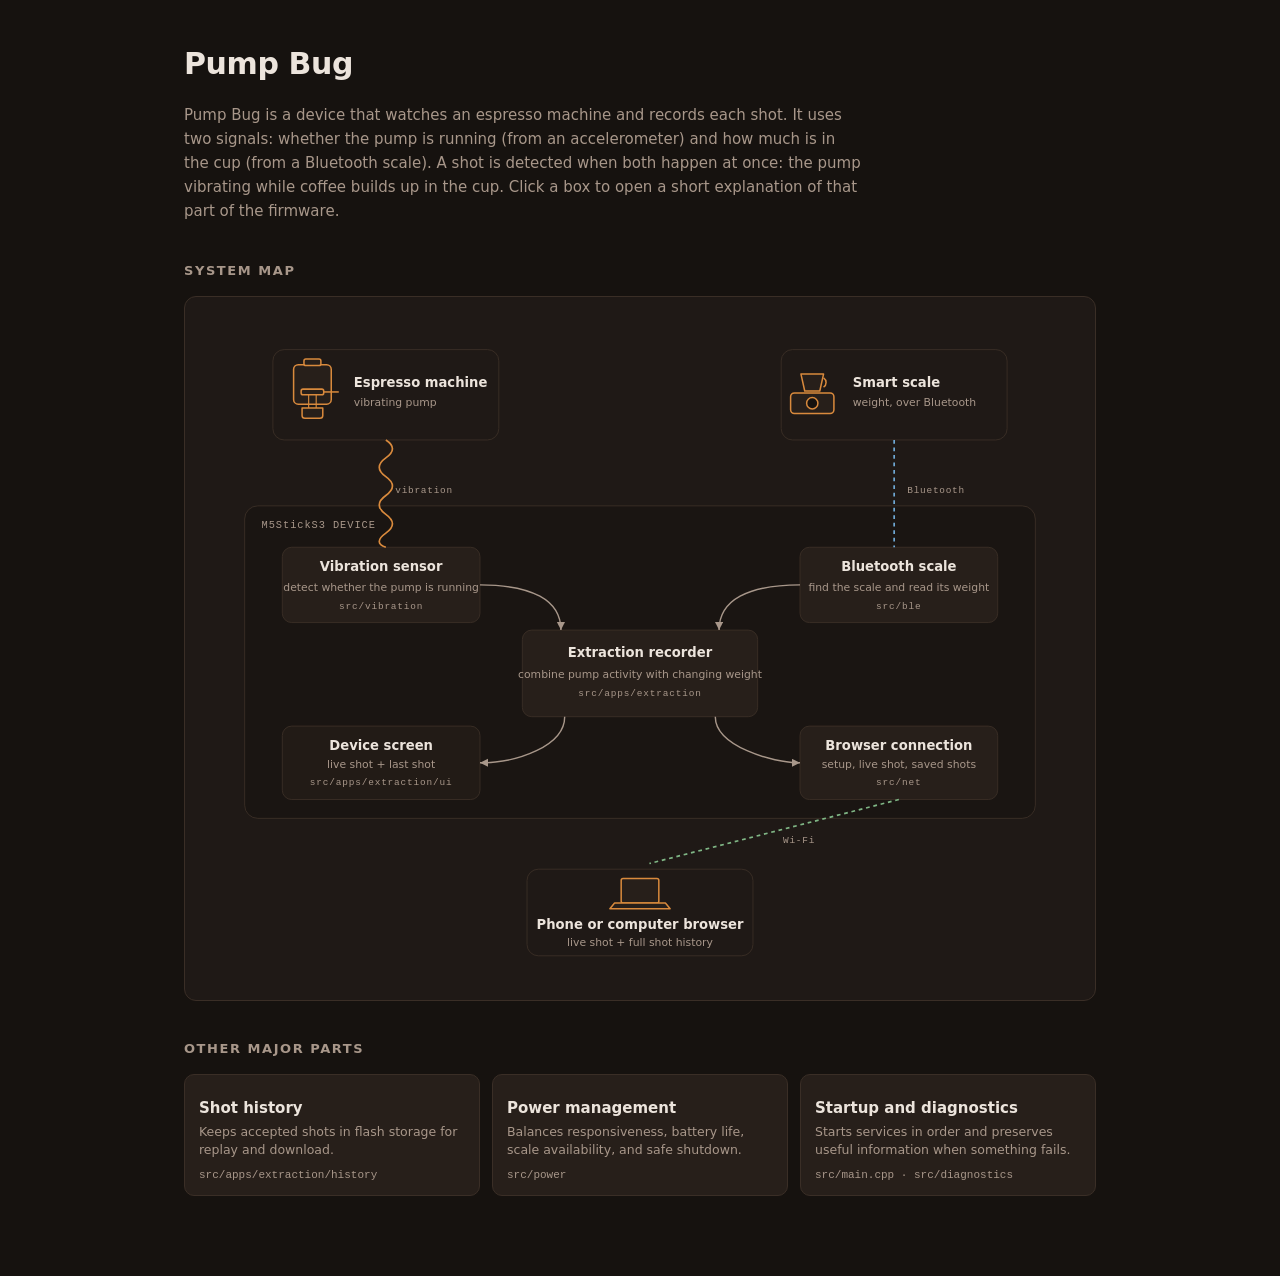
<file: docs/overview.html>
<!DOCTYPE html>
<!-- SPDX-FileCopyrightText: 2026 ludable -->
<!-- SPDX-License-Identifier: AGPL-3.0-only -->

<html lang="en">
<head>
<meta charset="utf-8">
<meta name="viewport" content="width=device-width, initial-scale=1">
<title>Pump Bug firmware overview</title>
<style>
  :root{
    color-scheme:dark;
    --bg:#16120f; --panel:#1f1916; --panel2:#271f1a; --ink:#ece4dc;
    --muted:#a8978a; --line:#3a2e26; --accent:#d98a3d; --accent2:#7fb685;
    --blue:#6fa8d4; --warn:#d97c6a; --focus:#f0b36f;
    --mono:ui-monospace,SFMono-Regular,Menlo,Consolas,monospace;
  }
  *{box-sizing:border-box}
  body{margin:0;background:var(--bg);color:var(--ink);
    font:15px/1.6 system-ui,-apple-system,Segoe UI,Roboto,sans-serif}
  .wrap{max-width:960px;margin:0 auto;padding:40px 24px 80px}
  h1{font-size:30px;margin:0 0 6px;letter-spacing:-.4px}
  .sub{color:var(--muted);margin:0 0 32px;font-size:16px}
  h2{font-size:13px;text-transform:uppercase;letter-spacing:.12em;
    color:var(--muted);margin:38px 0 14px;font-weight:600}
  a{color:var(--accent)}
  .pipe{background:var(--panel);border:1px solid var(--line);border-radius:12px;
    padding:22px;margin-bottom:10px}
  .row{display:flex;align-items:stretch;gap:10px;flex-wrap:wrap}
  .node{flex:1;min-width:150px;background:var(--panel2);border:1px solid var(--line);
    border-radius:10px;padding:14px 14px 12px;text-decoration:none;color:inherit;
    display:block;transition:transform .12s,border-color .12s}
  .node.link:hover{transform:translateY(-2px);border-color:var(--accent)}
  .node .k{font:11px/1 var(--mono);color:var(--muted);text-transform:uppercase;
    letter-spacing:.1em}
  .node .t{font-weight:600;margin:7px 0 3px;font-size:15px}
  .node .d{color:var(--muted);font-size:12.5px;line-height:1.45}
  .node .src{font:11px/1.35 var(--mono);color:var(--muted);margin-top:9px;word-break:break-all}
  .node.link:hover .t{color:var(--accent)}
  .node .tag{display:inline-block;margin-top:9px;font:10px/1 var(--mono);
    padding:3px 7px;border-radius:5px;background:#2c221c;color:var(--accent2);
    border:1px solid var(--line)}
  .node .tag.soon{color:var(--muted)}
  .arrow{align-self:center;color:var(--muted);font-size:20px}
  .legend{display:flex;gap:18px;flex-wrap:wrap;color:var(--muted);font-size:12.5px;
    margin-top:6px}
  .dot{display:inline-block;width:9px;height:9px;border-radius:50%;margin-right:6px;
    vertical-align:middle}
  .grid{display:grid;grid-template-columns:repeat(auto-fill,minmax(220px,1fr));gap:12px}
  code{font:12.5px var(--mono);background:#2c221c;padding:1px 5px;border-radius:4px}
  .map{width:100%;height:auto;display:block;margin:8px 0 2px}
  .map text{font-family:system-ui,-apple-system,Segoe UI,Roboto,sans-serif}
  .map .mono{font-family:var(--mono)}
  .map .k2{fill:var(--muted);font-size:10px;letter-spacing:.09em}
  .map .t2{fill:var(--ink);font-size:14px;font-weight:600}
  .map .d2{fill:var(--muted);font-size:11.5px}
  .map .ttl{fill:var(--muted);font-size:11px;letter-spacing:.09em}
  .map .flbl{fill:var(--muted);font-size:10px;letter-spacing:.08em}
  .gnode{cursor:pointer}
  .gnode rect.box{transition:stroke .12s}
  .gnode:hover rect.box{stroke:var(--accent)}
  .gnode:hover .gt{fill:var(--accent)}
  a[data-module]:focus-visible{outline:none}
  a[data-module]:focus-visible rect.box{stroke:var(--focus);stroke-width:2.5px}
  .node:focus-visible{outline:3px solid var(--focus);outline-offset:3px}
  .vibration-coupling{animation:vibrate .45s ease-in-out infinite}
  .wireless-link{animation:wireless 1s linear infinite}
  @keyframes vibrate{
    0%,100%{transform:translateX(0)}
    33%{transform:translateX(1.6px)}
    66%{transform:translateX(-1.6px)}
  }
  @keyframes wireless{to{stroke-dashoffset:-16}}
  .mobile-flow{display:none}
  dialog{width:min(620px,calc(100% - 32px));padding:0;background:var(--panel);
    color:var(--ink);border:1px solid var(--line);border-radius:12px;
    box-shadow:0 20px 70px #000a}
  dialog::backdrop{background:#0009}
  .dialog-head{display:flex;align-items:center;justify-content:space-between;
    gap:18px;padding:18px 20px;border-bottom:1px solid var(--line)}
  .dialog-head h2{margin:0;color:var(--ink);font-size:18px;text-transform:none;
    letter-spacing:0}
  .close{border:1px solid var(--line);border-radius:7px;background:var(--panel2);
    color:var(--ink);padding:7px 10px;cursor:pointer}
  .dialog-body{padding:4px 20px 22px}
  .dialog-body p{color:var(--muted)}
  dl{display:grid;grid-template-columns:92px 1fr;gap:9px 14px;margin:20px 0 0}
  dt{font-weight:600;color:var(--ink)}
  dd{margin:0;color:var(--muted)}
  .more-modules{margin-top:12px}
  @media (max-width:680px){
    .wrap{padding:28px 16px 56px}
    h1{font-size:27px}
    .pipe{padding:14px}
    .map{display:none}
    .mobile-flow{display:grid;gap:9px}
    .mobile-flow .node{min-width:0}
    .mobile-arrow{text-align:center;color:var(--muted);line-height:1}
    dl{grid-template-columns:1fr;gap:3px}
    dd{margin-bottom:10px}
  }
  @media (prefers-reduced-motion:reduce){
    .vibration-coupling,.wireless-link{animation:none}
  }
</style>
</head>
<body>
<div class="wrap">
  <h1>Pump Bug</h1>

  <p style="color:var(--muted);max-width:680px">
    Pump Bug is a device that watches an espresso machine and records each shot.
    It uses two signals: whether the pump is running (from an accelerometer) and how
    much is in the cup (from a Bluetooth scale). A shot is detected when both happen
    at once: the pump vibrating while coffee builds up in the cup. Click a box to
    open a short explanation of that part of the firmware.
  </p>

  <h2>System map</h2>
  <div class="pipe">
    <svg class="map" viewBox="0 0 920 690" role="img"
         aria-label="The espresso machine and scale feed the device; the device feeds the screen and a browser.">
      <defs>
        <marker id="amut" markerWidth="9" markerHeight="9" refX="6" refY="3" orient="auto">
          <path d="M0,0 L6,3 L0,6 Z" fill="#a8978a"/></marker>
      </defs>

      <!-- ===== external: espresso machine + scale ===== -->
      <rect x="70" y="24" width="240" height="96" rx="12" fill="#1f1916" stroke="#3a2e26"/>
      <g stroke="#d98a3d" stroke-width="1.6" fill="#271f1a" stroke-linejoin="round">
        <rect x="92" y="40" width="40" height="42" rx="5"/>
        <rect x="103" y="34" width="18" height="7" rx="2"/>
        <rect x="100" y="66" width="24" height="6" rx="2"/>
        <line x1="124" y1="69" x2="140" y2="69"/>
        <line x1="108" y1="72" x2="108" y2="86" stroke-width="1.2"/>
        <line x1="116" y1="72" x2="116" y2="86" stroke-width="1.2"/>
        <path d="M101,86 h22 v8 a3,3 0 0 1 -3,3 h-16 a3,3 0 0 1 -3,-3 Z"/>
      </g>
      <text class="t2" x="156" y="64">Espresso machine</text>
      <text class="d2" x="156" y="84">vibrating pump</text>

      <rect x="610" y="24" width="240" height="96" rx="12" fill="#1f1916" stroke="#3a2e26"/>
      <g stroke="#d98a3d" stroke-width="1.6" fill="#271f1a" stroke-linejoin="round">
        <path d="M631,50 h24 l-4,18 h-16 Z"/>
        <path d="M655,54 a6,6 0 0 1 0,10" fill="none"/>
        <rect x="620" y="70" width="46" height="22" rx="4"/>
        <circle cx="643" cy="81" r="6" fill="#16120f"/>
      </g>
      <text class="t2" x="686" y="64">Smart scale</text>
      <text class="d2" x="686" y="84">weight, over Bluetooth</text>

      <!-- ===== the device ===== -->
      <rect x="40" y="190" width="840" height="332" rx="14" fill="#1a1512" stroke="#3a2e26"/>
      <text class="ttl mono" x="58" y="214">M5StickS3 DEVICE</text>

      <!-- input #1: vibration sensor -->
      <a href="../src/vibration/VibrationSensor.cpp" data-module="vibration"><g class="gnode">
        <rect class="box" x="80" y="234" width="210" height="80" rx="10" fill="#271f1a" stroke="#3a2e26"/>
        <text class="t2 gt" text-anchor="middle" x="185" y="259">Vibration sensor</text>
        <text class="d2" text-anchor="middle" x="185" y="281">detect whether the pump is running</text>
        <text class="k2 mono" text-anchor="middle" x="185" y="300">src/vibration</text>
      </g></a>

      <!-- input #2: BLE scale module -->
      <a href="../src/ble/BleScaleService.cpp" data-module="scale"><g class="gnode">
        <rect class="box" x="630" y="234" width="210" height="80" rx="10" fill="#271f1a" stroke="#3a2e26"/>
        <text class="t2 gt" text-anchor="middle" x="735" y="259">Bluetooth scale</text>
        <text class="d2" text-anchor="middle" x="735" y="281">find the scale and read its weight</text>
        <text class="k2 mono" text-anchor="middle" x="735" y="300">src/ble</text>
      </g></a>

      <!-- core: extraction recorder -->
      <a href="../src/apps/extraction/ExtractionRecorder.h" data-module="extraction"><g class="gnode">
        <rect class="box" x="335" y="322" width="250" height="92" rx="10" fill="#271f1a" stroke="#3a2e26"/>
        <text class="t2 gt" text-anchor="middle" x="460" y="351">Extraction recorder</text>
        <text class="d2" text-anchor="middle" x="460" y="373">combine pump activity with changing weight</text>
        <text class="k2 mono" text-anchor="middle" x="460" y="392">src/apps/extraction</text>
      </g></a>

      <!-- output: device screen -->
      <a href="../src/apps/extraction/ui/ExtractionScreen.cpp" data-module="device-ui"><g class="gnode">
        <rect class="box" x="80" y="424" width="210" height="78" rx="10" fill="#221b16" stroke="#3a2e26"/>
        <text class="t2 gt" text-anchor="middle" x="185" y="449">Device screen</text>
        <text class="d2" text-anchor="middle" x="185" y="469">live shot + last shot</text>
        <text class="k2 mono" text-anchor="middle" x="185" y="487">src/apps/extraction/ui</text>
      </g></a>

      <!-- output: web layer -->
      <a href="../src/net/HttpServer.cpp" data-module="web"><g class="gnode">
        <rect class="box" x="630" y="424" width="210" height="78" rx="10" fill="#271f1a" stroke="#3a2e26"/>
        <text class="t2 gt" text-anchor="middle" x="735" y="449">Browser connection</text>
        <text class="d2" text-anchor="middle" x="735" y="469">setup, live shot, saved shots</text>
        <text class="k2 mono" text-anchor="middle" x="735" y="487">src/net</text>
      </g></a>

      <!-- internal data flow (curved, bowing clear of the box edges) -->
      <path d="M290,274 C345,274 376,290 376,322" fill="none" stroke="#a8978a" stroke-width="1.5" marker-end="url(#amut)"/>
      <path d="M630,274 C575,274 544,290 544,322" fill="none" stroke="#a8978a" stroke-width="1.5" marker-end="url(#amut)"/>
      <path d="M380,414 C380,445 330,463 290,463" fill="none" stroke="#a8978a" stroke-width="1.5" marker-end="url(#amut)"/>
      <path d="M540,414 C540,445 600,463 630,463" fill="none" stroke="#a8978a" stroke-width="1.5" marker-end="url(#amut)"/>

      <!-- ===== external connectors (drawn on top so each reaches its module) ===== -->
      <!-- vibration coupling: machine → vibration sensor -->
      <path class="vibration-coupling" d="M190,120 Q204,129 190,139 Q176,149 190,159 Q204,169 190,179
               Q176,189 190,199 Q204,209 190,219 Q176,229 190,234"
            fill="none" stroke="#d98a3d" stroke-width="1.8"/>
      <text class="flbl mono" x="200" y="176">vibration</text>

      <!-- BLE link: scale → BLE scale module -->
      <line class="wireless-link" x1="730" y1="120" x2="730" y2="234"
            stroke="#6fa8d4" stroke-width="1.8" stroke-dasharray="4 4"/>
      <text class="flbl mono" x="744" y="176">Bluetooth</text>

      <!-- Wi-Fi: web layer → browser -->
      <line class="wireless-link" x1="735" y1="502" x2="470" y2="570"
            stroke="#7fb685" stroke-width="1.8" stroke-dasharray="4 4"/>
      <text class="flbl mono" x="612" y="548">Wi-Fi</text>

      <!-- ===== external: browser ===== -->
      <rect x="340" y="576" width="240" height="92" rx="12" fill="#1f1916" stroke="#3a2e26"/>
      <g stroke="#d98a3d" stroke-width="1.6" fill="#271f1a" stroke-linejoin="round">
        <rect x="440" y="586" width="40" height="26" rx="2"/>
        <path d="M433,612 h54 l5,6 h-64 Z"/>
      </g>
      <text class="t2" text-anchor="middle" x="460" y="640">Phone or computer browser</text>
      <text class="d2" text-anchor="middle" x="460" y="658">live shot + full shot history</text>
    </svg>

    <div class="mobile-flow" aria-label="How Pump Bug records a shot">
      <a class="node link" href="../src/vibration/VibrationSensor.cpp" data-module="vibration">
        <div class="t">Vibration sensor</div>
        <div class="d">The accelerometer detects whether the pump is running.</div>
      </a>
      <div class="mobile-arrow">and</div>
      <a class="node link" href="../src/ble/BleScaleService.cpp" data-module="scale">
        <div class="t">Bluetooth scale</div>
        <div class="d">The scale reports how much weight is entering the cup.</div>
      </a>
      <div class="mobile-arrow">become</div>
      <a class="node link" href="../src/apps/extraction/ExtractionRecorder.h" data-module="extraction">
        <div class="t">A recorded extraction</div>
        <div class="d">The recorder combines both signals and decides whether to save the result.</div>
      </a>
      <div class="mobile-arrow">shown on</div>
      <a class="node link" href="../src/apps/extraction/ui/ExtractionScreen.cpp" data-module="device-ui">
        <div class="t">The device screen</div>
        <div class="d">Live weight, yield, flow, and the target alert.</div>
      </a>
      <a class="node link" href="../src/net/HttpServer.cpp" data-module="web">
        <div class="t">A phone or computer</div>
        <div class="d">Setup, a larger live view, and saved shots.</div>
      </a>
    </div>
  </div>

  <h2>Other major parts</h2>
  <div class="grid more-modules">
    <a class="node link" href="../src/apps/extraction/history/ShotStore.cpp" data-module="storage">
      <div class="t">Shot history</div>
      <div class="d">Keeps accepted shots in flash storage for replay and download.</div>
      <div class="src">src/apps/extraction/history</div>
    </a>
    <a class="node link" href="../src/power/PowerManager.cpp" data-module="power">
      <div class="t">Power management</div>
      <div class="d">Balances responsiveness, battery life, scale availability, and safe shutdown.</div>
      <div class="src">src/power</div>
    </a>
    <a class="node link" href="../src/main.cpp" data-module="runtime">
      <div class="t">Startup and diagnostics</div>
      <div class="d">Starts services in order and preserves useful information when something fails.</div>
      <div class="src">src/main.cpp · src/diagnostics</div>
    </a>
  </div>

</div>

<dialog id="module-dialog" aria-labelledby="dialog-title">
  <div class="dialog-head">
    <h2 id="dialog-title"></h2>
    <button class="close" type="button" aria-label="Close explanation">Close</button>
  </div>
  <div class="dialog-body">
    <p id="dialog-summary"></p>
    <dl>
      <dt>Uses</dt><dd id="dialog-in"></dd>
      <dt>Provides</dt><dd id="dialog-out"></dd>
      <dt>Read the code</dt><dd id="dialog-files"></dd>
    </dl>
  </div>
</dialog>

<script>
const modules = {
  vibration: {
    title: "Vibration sensor",
    summary: "The device uses its built-in accelerometer to detect vibrations produced by the pump. The firmware removes slow movement and looks for a steady rhythm in the pump's frequency range. This indicates when the pump appears to be running; it does not identify an extraction by itself.",
    input: "Movement measured by the built-in accelerometer.",
    output: "A stable pump-running or pump-stopped signal.",
    files: ["../src/vibration/VibrationSensor.cpp", "../src/vibration/VibrationWindowTrigger.h"]
  },
  scale: {
    title: "Bluetooth scale",
    summary: "The scale service finds a supported scale, connects to it, decodes its messages, and forwards the data to the extraction recorder.",
    input: "Bluetooth messages from the scale.",
    output: "Connection state, weight, scale timer, and battery level.",
    files: ["../src/ble/BleScaleService.cpp", "../src/ble/"]
  },
  extraction: {
    title: "Extraction recording",
    summary: "The recorder starts collecting scale readings when the pump runs. After the pump stops, it waits for the weight to settle because coffee may still be flowing into the cup. The controller saves the result only when the weight change and duration look like a real extraction.",
    input: "Pump activity and scale readings.",
    output: "Live yield and flow, the target alert, and a completed extraction record.",
    files: ["../src/apps/extraction/ExtractionRecorder.h", "../src/apps/extraction/ExtractionController.cpp"]
  },
  "device-ui": {
    title: "Device screen",
    summary: "The small display shows the live extraction, the target alert, recent shots, setup, and device status. Its controls are designed around the two physical buttons and the screen's current orientation.",
    input: "Button presses, scale status, and extraction status.",
    output: "The display and commands such as changing a target or starting setup.",
    files: ["../src/apps/extraction/ui/ExtractionScreen.cpp", "../src/MainNavigation.h"]
  },
  web: {
    title: "Browser connection",
    summary: "The device serves its own web interface over Wi-Fi. After pairing, a phone or computer can configure the device, follow an extraction live, and review or download saved shots.",
    input: "Browser requests and current device data.",
    output: "Setup pages, a live chart, saved-shot history, and diagnostic views.",
    files: ["../src/net/HttpServer.cpp", "../web-src/app/extraction/app.js"]
  },
  storage: {
    title: "Shot history",
    summary: "Accepted shots are stored in a compact format in the device's flash memory. When history reaches its limit, the oldest records are removed only after a newer record has been saved successfully.",
    input: "A completed extraction that passed the shot checks.",
    output: "Records that can be replayed on the device or sent to a browser.",
    files: ["../src/apps/extraction/history/ShotStore.cpp", "../src/apps/extraction/ExtractionWire.h"]
  },
  power: {
    title: "Power management",
    summary: "The power manager keeps the device responsive while it is being used and reduces power after inactivity. It dims the display, slows background work, keeps Bluetooth ready for a scale, and switches off safely on battery power.",
    input: "User activity, current work, battery level, external power, and scale use.",
    output: "Display and processor settings, hardware power decisions, shutdown, and motion wake.",
    files: ["../src/power/PowerManager.cpp", "../src/power/PowerSavingPolicy.h", "../README.md#managing-power"]
  },
  runtime: {
    title: "Startup and diagnostics",
    summary: "The main program starts storage, networking, the scale, the user interface, and the extraction controller in the order they require. Diagnostic screens and event logs retain useful clues about resets, crashes, and service failures.",
    input: "Startup state and reports from the running services.",
    output: "A fully connected application and information for diagnosing failures.",
    files: ["../src/main.cpp", "../src/diagnostics/DiagnosticsModule.h"]
  }
};

const dialog = document.querySelector("#module-dialog");
const title = document.querySelector("#dialog-title");
const summary = document.querySelector("#dialog-summary");
const input = document.querySelector("#dialog-in");
const output = document.querySelector("#dialog-out");
const files = document.querySelector("#dialog-files");

function sourceLinks(paths) {
  return paths.map(path => {
    const link = document.createElement("a");
    link.href = path;
    link.textContent = path.replace("../", "");
    return link;
  });
}

document.querySelectorAll("[data-module]").forEach(link => {
  link.addEventListener("click", event => {
    if (event.metaKey || event.ctrlKey || event.shiftKey || event.altKey ||
        event.button !== 0) return;
    event.preventDefault();
    const module = modules[link.dataset.module];
    title.textContent = module.title;
    summary.textContent = module.summary;
    input.textContent = module.input;
    output.textContent = module.output;
    files.replaceChildren();
    sourceLinks(module.files).forEach((link, index) => {
      if (index) files.append(document.createElement("br"));
      files.append(link);
    });
    dialog.showModal();
  });
});

dialog.querySelector(".close").addEventListener("click", () => dialog.close());
dialog.addEventListener("click", event => {
  if (event.target === dialog) dialog.close();
});
</script>
</body>
</html>
</file>
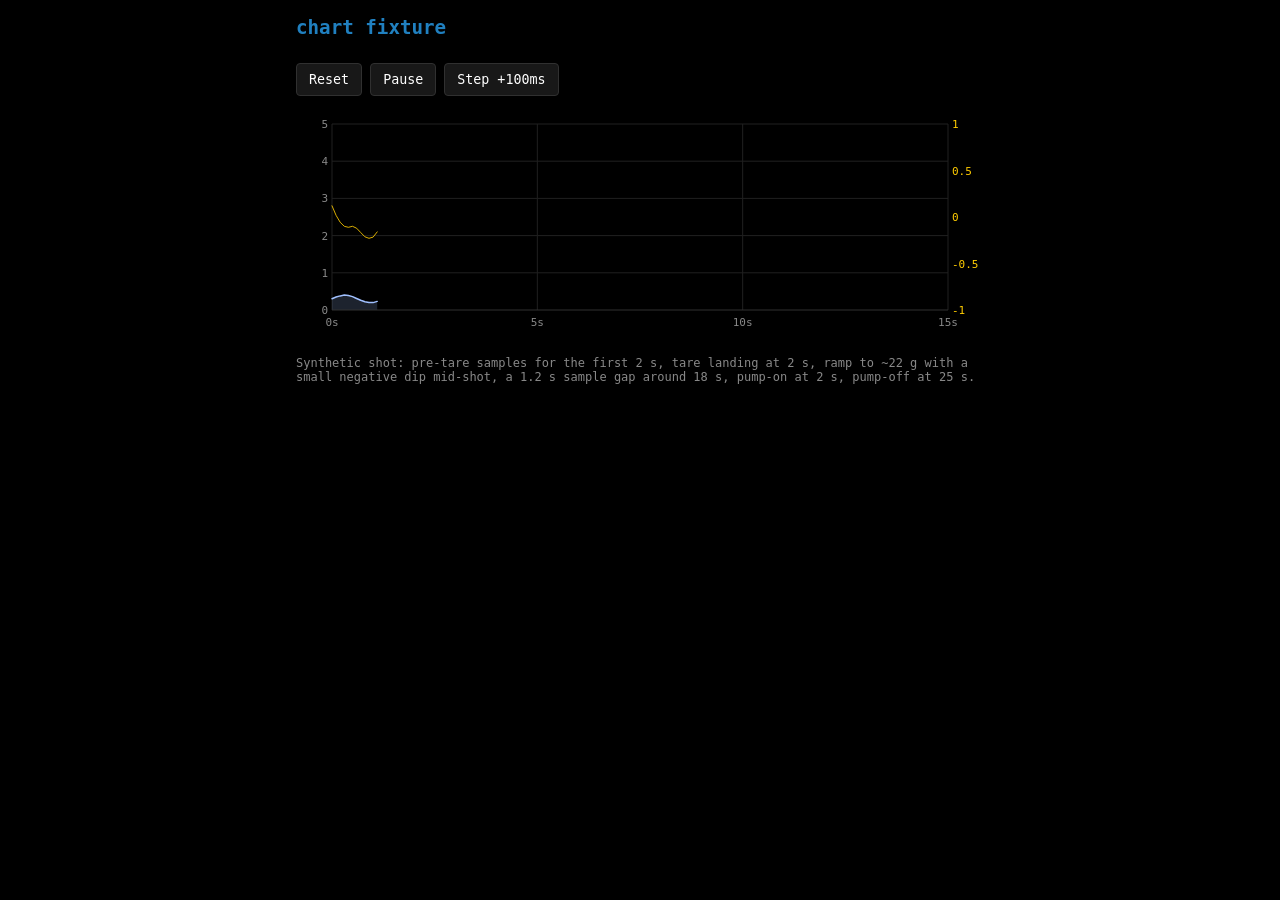
<file: web-src/app/extraction/fixture.html>
<!doctype html>
<!-- SPDX-FileCopyrightText: 2026 ludable -->
<!-- SPDX-License-Identifier: AGPL-3.0-only -->

<html lang="en">
  <head>
    <meta charset="utf-8" />
    <meta name="viewport" content="width=device-width, initial-scale=1" />
    <title>chart fixture</title>
    <link rel="stylesheet" href="./styles.css">
    <style>
      body { padding: 16px; max-width: 720px; }
      .controls { display: flex; gap: 8px; margin: 16px 0; }
      .controls button {
        background: var(--surface); color: var(--fg);
        border: 1px solid var(--border); border-radius: 4px;
        font-family: inherit; padding: 8px 12px; cursor: pointer;
      }
      .controls button:hover { border-color: var(--accent); }
      .note { color: var(--dim); font-size: 0.75rem; margin-top: 16px; }
    </style>
  </head>
  <body>
    <h1>chart fixture</h1>
    <div class="controls">
      <button id="reset">Reset</button>
      <button id="pause">Pause</button>
      <button id="step">Step +100ms</button>
    </div>
    <main id="host"></main>
    <p class="note">
      Synthetic shot: pre-tare samples for the first 2 s, tare landing at 2 s,
      ramp to ~22 g with a small negative dip mid-shot, a 1.2 s sample gap
      around 18 s, pump-on at 2 s, pump-off at 25 s.
    </p>
    <script src="./constants.js"></script>
    <script src="./robust-flow.js"></script>
    <script src="./chart.js"></script>
    <script>
      const BEGIN_MS = 1000000;
      const PUMP_ON_MS = BEGIN_MS + 2000;
      const PUMP_OFF_MS = BEGIN_MS + 25000;
      const TARE_LANDED_MS = BEGIN_MS + 2000;
      const GAP_START_MS = BEGIN_MS + 18000;
      const GAP_END_MS = BEGIN_MS + 19200;
      const SAMPLE_PERIOD_MS = 100;
      const END_MS = BEGIN_MS + 32000;

      function weightAt(tMs) {
        const tShot = tMs - BEGIN_MS;
        // Pre-tare: weight floats around -1 to 1 g (cup placement).
        if (tShot < 0) return 0.2;
        if (tShot < 2000) return 0.3 + 0.1 * Math.sin(tShot / 200);
        // After tare: small negative dip simulating settle, then ramp.
        const elapsed = tShot - 2000;
        if (elapsed < 800) return -0.3 + (elapsed / 800) * 0.3;
        const rampElapsed = elapsed - 800;
        // Pump phase: ramp ~1.1 g/s, clipped at 22 g.
        if (tShot < 25000) {
          const w = Math.min(22, 1.1 * rampElapsed / 1000);
          return w + 0.02 * Math.sin(rampElapsed / 137);
        }
        // Post-pump: gentle decline simulating drip-back / settle (negative flow).
        const postElapsed = tShot - 25000;
        return Math.max(20.5, 22 - 0.6 * postElapsed / 1000);
      }

      function buildSamples(uptoMs) {
        const out = [];
        for (let t = BEGIN_MS; t <= uptoMs; t += SAMPLE_PERIOD_MS) {
          if (t >= GAP_START_MS && t < GAP_END_MS) continue;
          out.push({ tMs: t, cg: Math.round(weightAt(t) * 100) });
        }
        return out;
      }

      function buildExtraction(uptoMs) {
        const samples = buildSamples(uptoMs);
        const events = [];
        if (uptoMs >= PUMP_ON_MS) events.push({ tMs: PUMP_ON_MS, kind: 2 });
        if (uptoMs >= PUMP_OFF_MS) events.push({ tMs: PUMP_OFF_MS, kind: 3 });
        return {
          version: 3, phase: 1, endCause: 0, flags: 0,
          beginMs: BEGIN_MS,
          lastPumpOffConfirmedMs: uptoMs >= PUMP_OFF_MS ? PUMP_OFF_MS : 0,
          stableMs: 0, endMs: 0, totalPumpOnMs: 0,
          yieldCg: samples.length ? samples[samples.length - 1].cg : 0,
          startRawCg: 0,
          settledRawCg: samples.length ? samples[samples.length - 1].cg : 0,
          yieldStatus: 1, pourMs: 0, decisionGainCg: 0,
          baselineRawCg: -32768,
          observedSampleCount: samples.length,
          eventCount: events.length,
          sampleCount: samples.length,
          startUtcSec: 0,
          events, samples,
        };
      }

      const Chart = createChart();
      const host = document.getElementById('host');
      const section = document.createElement('section');
      host.appendChild(section);
      Chart.mount(section);

      let nowMs = BEGIN_MS;
      let paused = false;
      let timer = null;

      function tick() {
        if (paused) return;
        nowMs += SAMPLE_PERIOD_MS;
        if (nowMs > END_MS) nowMs = END_MS;
        Chart.update(buildExtraction(nowMs), nowMs);
      }
      function start() {
        if (timer) clearInterval(timer);
        timer = setInterval(tick, SAMPLE_PERIOD_MS);
      }

      document.getElementById('reset').onclick = () => {
        nowMs = BEGIN_MS;
        Chart.update(buildExtraction(nowMs), nowMs);
      };
      document.getElementById('pause').onclick = (ev) => {
        paused = !paused;
        ev.target.textContent = paused ? 'Resume' : 'Pause';
      };
      document.getElementById('step').onclick = () => {
        nowMs += 100;
        Chart.update(buildExtraction(nowMs), nowMs);
      };

      Chart.update(buildExtraction(nowMs), nowMs);
      start();
    </script>
  </body>
</html>
</file>
<file: web-src/app/extraction/styles.css>
/* SPDX-FileCopyrightText: 2026 ludable */
/* SPDX-License-Identifier: AGPL-3.0-only */

@import "../../shared/base.css";
/* Chart-only tokens layered on top of the shared palette. */
:root {
  --accent-light: #a0c0ff;
  --chart-grid: #202020;
  --chart-crosshair: #606060;
  --chart-readout-bg: #181818e0;
}
h2 {
  font-size: 0.75rem; text-transform: uppercase; letter-spacing: 0.1em;
  color: var(--dim); margin: 0 0 8px; font-weight: normal;
  display: flex; align-items: center; gap: 8px;
}
section { margin: 0 0 24px; }
.now.decay {
  outline: 2px solid var(--warn);
  outline-offset: 4px;
  border-radius: 4px;
}

/* Live view cards. "Now" sits on the bare background (it is the room, not a
   record); the Last-shot card gets a surface panel so it reads as stored.
   Radius matches the shot-list panels. */
.card.record {
  background: var(--surface);
  border: 1px solid var(--border); border-radius: 4px;
  padding: 12px;
}
.card.record.fresh { border-color: var(--accent); }
.card.record.collapsed {
  color: var(--dim); font-size: 0.875rem;
  padding: 10px 12px; cursor: pointer;
}
.card.record.collapsed:hover { border-color: var(--accent); }
.chip {
  font-size: 0.625rem; letter-spacing: 0.06em; text-transform: uppercase;
  color: var(--bg); background: var(--accent);
  border-radius: 3px; padding: 1px 6px;
}
.livedot {
  width: 7px; height: 7px; border-radius: 50%;
  background: var(--dim); flex-shrink: 0;
}
.livedot.on {
  background: var(--ok);
  animation: livepulse 1.6s ease-in-out infinite;
}
@keyframes livepulse { 0%, 100% { opacity: 1; } 50% { opacity: 0.25; } }
@media (prefers-reduced-motion: reduce) {
  .livedot.on { animation: none; }
}
/* What the headline number is: yield / scale / pump-running / scale state. */
.mode {
  text-align: center; font-size: 0.6875rem; color: var(--dim);
  letter-spacing: 0.08em; text-transform: uppercase;
}
.big.timer { font-size: 2rem; padding-top: 4px; }
.big.dim { color: var(--dim); }
/* In-flight curve slot: same height as .chart whether it holds the chart or
   the pre-sample placeholder, so the card never jumps mid-activity. */
.chartslot { height: 220px; margin: 8px 0 0; }
.chartslot .empty {
  height: 100%; padding: 0;
  display: flex; align-items: center; justify-content: center;
}
.banner {
  padding: 8px 12px; border-radius: 4px;
  background: var(--surface); margin-bottom: 16px;
  font-size: 0.875rem;
}
.banner.idle { color: var(--dim); }
.banner.live { color: var(--ok); }
.banner.bad { color: var(--bad); }
.big {
  font-size: 3rem; font-variant-numeric: tabular-nums;
  text-align: center; padding: 8px 0;
  line-height: 1;
}
.big .unit { font-size: 1rem; color: var(--dim); margin-left: 4px; }
.big .sub { font-size: 1rem; color: var(--dim); margin-left: 10px; }
.row {
  display: flex; justify-content: space-between;
  padding: 4px 0; border-bottom: 1px solid var(--border);
  font-size: 0.875rem;
}
.row .k { color: var(--dim); }
.row .v { font-variant-numeric: tabular-nums; }
details.tech { margin: 0 0 16px; }
details.tech > summary {
  color: var(--dim); font-size: 0.75rem; cursor: pointer;
  text-transform: uppercase; letter-spacing: 0.05em; padding: 4px 0;
}
table.samples {
  width: 100%; border-collapse: collapse;
  font-size: 0.75rem; font-variant-numeric: tabular-nums;
}
table.samples th, table.samples td {
  padding: 2px 4px; text-align: right; border-bottom: 1px solid var(--surface);
}
table.samples th { color: var(--dim); font-weight: normal; }
table.samples td.k { text-align: left; color: var(--dim); }
.err { color: var(--bad); }
.tabs {
  display: flex; gap: 4px; margin-bottom: 16px;
}
.tabs button {
  flex: 1; padding: 8px 12px;
  background: var(--surface); color: var(--dim);
  border: 1px solid var(--border); border-radius: 4px;
  font-family: inherit; font-size: 0.875rem;
  cursor: pointer;
}
.tabs button.active {
  background: var(--accent); color: var(--fg); border-color: var(--accent);
}
.backlink {
  background: none; border: none; color: var(--accent);
  font-family: inherit; font-size: 0.875rem;
  padding: 0; cursor: pointer; margin-bottom: 12px;
}
.backlink:hover { text-decoration: underline; }
.loadmore {
  width: 100%; padding: 8px 12px; margin-top: 4px;
  background: var(--surface); color: var(--dim);
  border: 1px solid var(--border); border-radius: 4px;
  font-family: inherit; font-size: 0.875rem;
  cursor: pointer;
}
.loadmore:hover { border-color: var(--accent); color: var(--fg); }
ul.shotlist {
  list-style: none; padding: 0; margin: 0;
}
ul.shotlist li {
  padding: 12px;
  background: var(--surface);
  border: 1px solid var(--border); border-radius: 4px;
  margin-bottom: 8px;
  cursor: pointer;
}
ul.shotlist li:hover { border-color: var(--accent); }
ul.shotlist .head {
  display: flex; justify-content: space-between;
  font-size: 0.875rem;
}
ul.shotlist .head .when { color: var(--fg); }
ul.shotlist .head .id { color: var(--dim); }
ul.shotlist .body {
  margin-top: 6px;
  display: flex; gap: 16px;
  font-variant-numeric: tabular-nums;
  font-size: 0.875rem;
}
ul.shotlist .body .v { color: var(--fg); }
ul.shotlist .body .u { color: var(--dim); margin-left: 2px; font-size: 0.75rem; }
.empty { color: var(--dim); text-align: center; padding: 24px 0; }
.storage-warning {
  color: var(--bad);
  text-align: center;
  padding: 12px 0;
}

.chart {
  position: relative;
  width: 100%;
  height: 220px;
  touch-action: none;
  user-select: none;
}
.chart svg { overflow: visible; }
.chart-hit {
  pointer-events: all;
  cursor: crosshair;
}
.chart-overlay {
  position: absolute;
  inset: 0;
  pointer-events: none;
}
.chart-weight {
  fill: none;
  stroke: var(--accent-light);
  stroke-width: 1.5;
  stroke-linejoin: round;
  stroke-linecap: round;
}
.chart-weight-fill {
  fill: var(--accent-light);
  opacity: 0.18;
  stroke: none;
}
.chart-flow {
  fill: none;
  stroke: var(--warn);
  stroke-width: 1;
  stroke-linejoin: round;
  stroke-linecap: round;
  opacity: 0.85;
}
.chart-zero {
  stroke: var(--border);
  stroke-width: 1;
}
.chart-gridline {
  stroke: var(--chart-grid);
  stroke-width: 1;
}
.chart-annot-line {
  stroke: var(--dim);
  stroke-width: 1;
}
.chart-annot-pump-on,
.chart-annot-pump-signal-decay-onset,
.chart-annot-pump-off-confirmed {
  stroke-dasharray: 2 3;
}
.chart-annot-pump-signal-decay-onset { stroke: var(--warn); }
.chart-annot-pump-off-transition {
  fill: var(--warn);
  opacity: 0.1;
}
.chart-crosshair {
  stroke: var(--chart-crosshair);
  stroke-width: 1;
  stroke-dasharray: 3 3;
  pointer-events: none;
}
.chart-tick {
  position: absolute;
  font-size: 0.6875rem;
  color: var(--dim);
  font-variant-numeric: tabular-nums;
  line-height: 1;
  white-space: nowrap;
}
.chart-tick-y {
  right: calc(100% - 32px);
  transform: translateY(-50%);
  text-align: right;
}
.chart-tick-yflow {
  transform: translateY(-50%);
  color: var(--warn);
}
.chart-tick-x {
  bottom: 4px;
  transform: translateX(-50%);
}
.chart-readout {
  position: absolute;
  background: var(--chart-readout-bg);
  color: var(--fg);
  font-size: 0.75rem;
  font-variant-numeric: tabular-nums;
  padding: 4px 6px;
  border-radius: 3px;
  pointer-events: none;
  white-space: nowrap;
}
</file>
